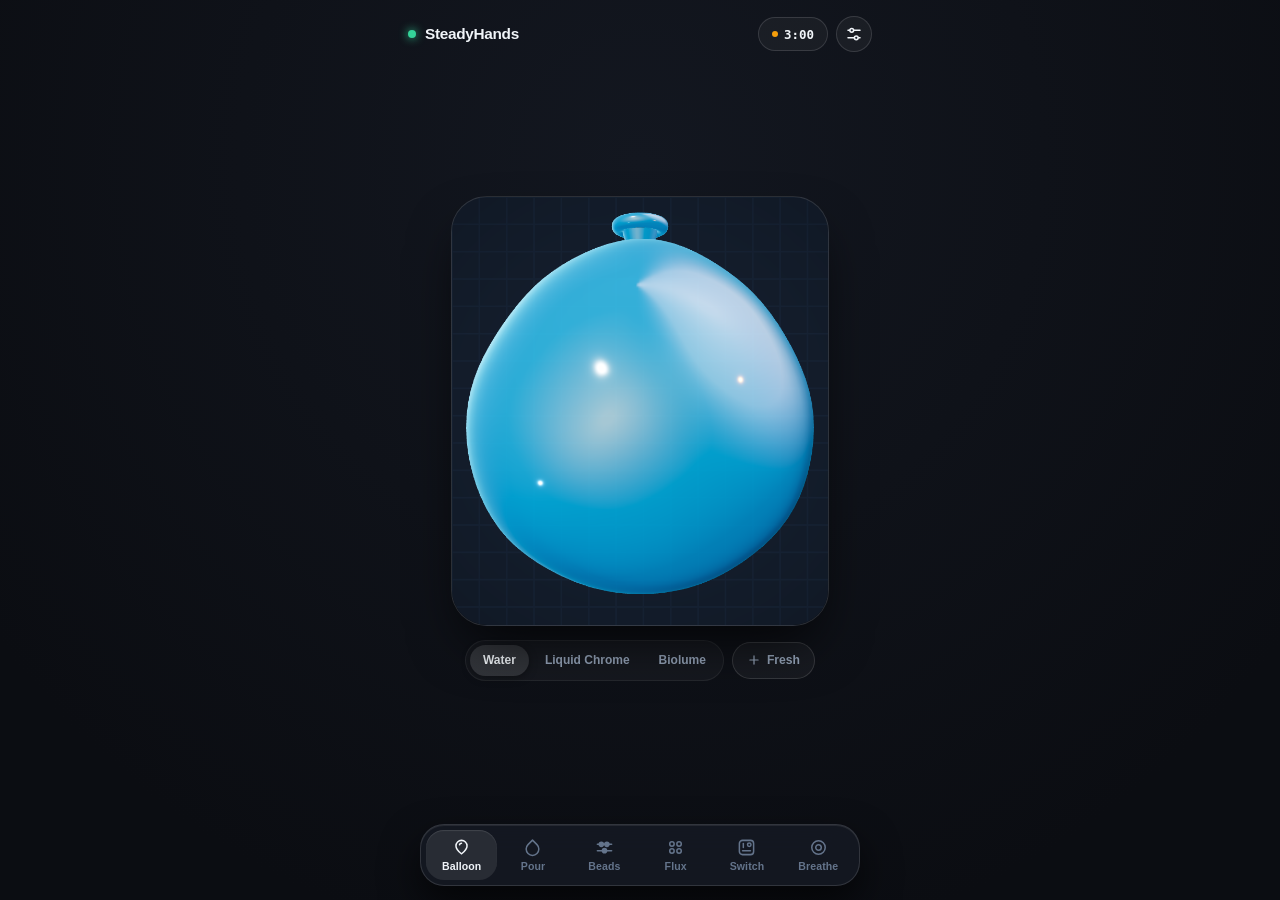
<file: index.html>
<!doctype html>
<html lang="en">
<head>
  <meta charset="utf-8">
  <meta name="viewport" content="width=device-width, initial-scale=1, maximum-scale=1, user-scalable=no, viewport-fit=cover">
  <meta name="theme-color" content="#0d1015">
  <meta name="apple-mobile-web-app-capable" content="yes">
  <meta name="apple-mobile-web-app-status-bar-style" content="black-translucent">
  <meta name="description" content="SteadyHands — Next-generation tactile physics, sensory regulation, 3-minute craving relief, and focus studio.">
  <title>SteadyHands</title>
  <link rel="manifest" href="./manifest.json">
  <link rel="icon" type="image/png" sizes="192x192" href="./icons/icon-192.png">
  <link rel="apple-touch-icon" href="./icons/icon-192.png">
  <link rel="stylesheet" href="./styles.css?v=6">
</head>
<body data-theme="obsidian">
  <!-- Subtle Service Worker Update Toast (hidden unless an update is waiting) -->
  <div id="updateBanner" class="update-toast" hidden role="status" aria-live="polite">
    <span>Update ready</span>
    <button id="reloadSwBtn" class="toast-btn" type="button">Refresh</button>
  </div>

  <div class="app-shell">
    <!-- ULTRA-CLEAN SINGLE-ROW TOP BAR -->
    <header class="topbar">
      <div class="brand">
        <span class="brand-led" id="brandLed" aria-hidden="true"></span>
        <span class="brand-title">SteadyHands</span>
        <span class="ambient-dot-label" id="ambientBadge" hidden>Brown</span>
      </div>

      <div class="topbar-actions">
        <!-- 1. Quiet 3:00 Craving Surf Pill (progress fills inside the pill itself) -->
        <button id="urgeTimerBtn" class="craving-pill" type="button" aria-pressed="false" title="3-Minute Craving Timer">
          <span class="craving-pill-fill" id="urgeProgressFill"></span>
          <span class="craving-pill-content">
            <span class="craving-dot" aria-hidden="true"></span>
            <span id="urgeTimerText">3:00</span>
          </span>
        </button>

        <!-- 2. Clean Install Pill (hidden when already installed) -->
        <button id="installTopBtn" class="install-pill" type="button" hidden title="Install App">
          <svg width="13" height="13" viewBox="0 0 24 24" fill="none" stroke="currentColor" stroke-width="2.3" stroke-linecap="round" stroke-linejoin="round" aria-hidden="true">
            <path d="M12 3v12"/><path d="m7 10 5 5 5-5"/><path d="M5 21h14"/>
          </svg>
          <span>Install</span>
        </button>

        <!-- 3. Single Studio Settings / Sound Drawer Trigger -->
        <button id="drawerBtn" class="icon-circle-btn" type="button" aria-label="Studio Settings & Sound" title="Settings & Sound">
          <svg width="18" height="18" viewBox="0 0 24 24" fill="none" stroke="currentColor" stroke-width="2" stroke-linecap="round" stroke-linejoin="round" aria-hidden="true">
            <line x1="4" y1="7" x2="20" y2="7"/>
            <line x1="4" y1="17" x2="20" y2="17"/>
            <circle cx="9" cy="7" r="2.5" fill="var(--bg-elevated)"/>
            <circle cx="15" cy="17" r="2.5" fill="var(--bg-elevated)"/>
          </svg>
        </button>
      </div>
    </header>

    <!-- CENTER NEXT-GEN PHYSICS STAGE -->
    <main class="stage-viewport">
      <!-- 1. BALLOON: Pressurized Soft-Body Membrane & Material Alchemy -->
      <section id="panel-balloon" class="toy-stage active" role="tabpanel" aria-label="Pressurized Soft-Body Balloon">
        <div class="hardware-center stage-stack">
          <div class="chamber-frame">
            <canvas id="balloonCanvas" width="720" height="820"></canvas>
          </div>

          <div class="stage-bottom-bar">
            <div class="minimal-pill-group" id="balloonModeControl" role="group" aria-label="Balloon Fill Alchemy">
              <button type="button" class="quiet-pill active" data-alchemy="water">Water</button>
              <button type="button" class="quiet-pill" data-alchemy="chrome">Liquid Chrome</button>
              <button type="button" class="quiet-pill" data-alchemy="biolume">Biolume</button>
            </div>
            <button id="inflateBalloonBtn" class="quiet-icon-pill" type="button" title="Inflate Fresh Balloon">
              <svg width="14" height="14" viewBox="0 0 24 24" fill="none" stroke="currentColor" stroke-width="2.1" stroke-linecap="round" stroke-linejoin="round" aria-hidden="true">
                <path d="M12 5v14"/><path d="M5 12h14"/>
              </svg>
              <span>Fresh</span>
            </button>
          </div>
        </div>
      </section>

      <!-- 2. POUR: Real-Time SPH / Metaball Fluid Pouring & Vessel Cascade -->
      <section id="panel-pour" class="toy-stage" role="tabpanel" aria-label="Fluid Pouring Sandbox" hidden>
        <div class="hardware-center stage-stack">
          <div class="chamber-frame">
            <canvas id="pourCanvas" width="720" height="820"></canvas>
          </div>

          <div class="stage-bottom-bar">
            <div class="minimal-pill-group" role="group" aria-label="Liquid Mode">
              <button type="button" class="quiet-pill active" data-pour="water">Spring</button>
              <button type="button" class="quiet-pill" data-pour="elixir">Elixir Mix</button>
              <button type="button" class="quiet-pill" data-pour="zerog">Zero-G</button>
            </div>
            <button id="drainFluidBtn" class="quiet-icon-pill" type="button" title="Open Vortex Drain">
              <svg width="14" height="14" viewBox="0 0 24 24" fill="none" stroke="currentColor" stroke-width="2.1" stroke-linecap="round" stroke-linejoin="round" aria-hidden="true">
                <path d="M12 4v12"/><path d="m8 12 4 4 4-4"/><path d="M5 20h14"/>
              </svg>
              <span>Drain</span>
            </button>
          </div>
        </div>
      </section>

      <!-- 3. BEADS: Kinetic Abacus, Squishy Gel-Bead Pit & Magnetic Orbit Loom -->
      <section id="panel-beads" class="toy-stage" role="tabpanel" aria-label="Kinetic Beads Physics" hidden>
        <div class="hardware-center stage-stack">
          <div class="chamber-frame">
            <canvas id="beadsCanvas" width="720" height="820"></canvas>
          </div>

          <div class="stage-bottom-bar">
            <div class="minimal-pill-group" id="beadsModeControl" role="group" aria-label="Bead Physics Mode">
              <button type="button" class="quiet-pill active" data-beads="track">Abacus</button>
              <button type="button" class="quiet-pill" data-beads="gel">Gel Pit</button>
              <button type="button" class="quiet-pill" data-beads="orbit">Orbit Loom</button>
            </div>
            <button id="shuffleBeadsBtn" class="quiet-icon-pill" type="button" title="Impulse Wave / Refill">
              <svg width="14" height="14" viewBox="0 0 24 24" fill="none" stroke="currentColor" stroke-width="2.1" stroke-linecap="round" stroke-linejoin="round" aria-hidden="true">
                <polyline points="16 3 21 3 21 8"/><line x1="4" y1="20" x2="21" y2="3"/>
                <polyline points="21 16 21 21 16 21"/><line x1="15" y1="15" x2="21" y2="21"/>
              </svg>
              <span>Pulse</span>
            </button>
          </div>
        </div>
      </section>

      <!-- 4. FLUX: Living Magnetic Ferrofluid & 3D Elastic Pop Membrane -->
      <section id="panel-flux" class="toy-stage" role="tabpanel" aria-label="Ferrofluid & 3D Pop Membrane" hidden>
        <div class="hardware-center stage-stack">
          <div id="fluxFrame" class="chamber-frame square-chamber">
            <canvas id="fluxCanvas" width="720" height="720"></canvas>
          </div>

          <div class="stage-bottom-bar">
            <div class="minimal-pill-group" role="group" aria-label="Flux Mode">
              <button type="button" class="quiet-pill active" data-flux="ferro">Ferrofluid</button>
              <button type="button" class="quiet-pill" data-flux="pop3d">3D Pop Tray</button>
            </div>
            <button id="flipFluxBtn" class="quiet-icon-pill" type="button" title="Pulse or Flip">
              <svg width="14" height="14" viewBox="0 0 24 24" fill="none" stroke="currentColor" stroke-width="2.1" stroke-linecap="round" stroke-linejoin="round" aria-hidden="true">
                <path d="M3 12a9 9 0 1 0 9-9 9.75 9.75 0 0 0-6.74 2.74L3 8"/><path d="M3 3v5h5"/>
              </svg>
              <span>Flip</span>
            </button>
          </div>
        </div>
      </section>

      <!-- 5. SWITCH: Precision Mechatronic Pocket Deck (Continuous Physics) -->
      <section id="panel-cube" class="toy-stage" role="tabpanel" aria-label="Mechatronic Switch Deck" hidden>
        <div class="hardware-center">
          <div class="cnc-pocket-module">
            <span class="cnc-screw tl" aria-hidden="true"></span>
            <span class="cnc-screw tr" aria-hidden="true"></span>
            <span class="cnc-screw bl" aria-hidden="true"></span>
            <span class="cnc-screw br" aria-hidden="true"></span>

            <!-- Top Row: Magnetic Haptic Track Slider + Inertia Flywheel Rotary Dial -->
            <div class="cnc-top-row">
              <div class="cnc-well slider-well">
                <canvas id="sliderCanvas" width="260" height="300" aria-label="Magnetic Haptic Track Slider"></canvas>
              </div>

              <div class="cnc-well dial-well">
                <div id="dialWheel" class="knurled-dial-mount" role="slider" aria-label="Inertia Flywheel Rotary Encoder" aria-valuemin="0" aria-valuemax="360" aria-valuenow="0" tabindex="0">
                  <canvas id="dialCanvas" width="280" height="280"></canvas>
                </div>
              </div>
            </div>

            <!-- Middle Row: 4 Sculpted Spring-Mass Mechanical Keycaps -->
            <div class="cnc-well keycap-bay" id="keyGrid" role="group" aria-label="Mechanical Switch Array">
              <button type="button" class="sculpted-key key-thock" data-profile="thock" data-idx="0" aria-label="Creamy Key">
                <span class="key-top"><span class="key-dish"><span class="key-symbol">●</span></span></span>
              </button>
              <button type="button" class="sculpted-key key-accent" data-profile="blue" data-idx="1" aria-label="Clicky Key">
                <span class="key-top"><span class="key-dish"><span class="key-symbol">▲</span></span></span>
              </button>
              <button type="button" class="sculpted-key key-tactile" data-profile="brown" data-idx="2" aria-label="Tactile Key">
                <span class="key-top"><span class="key-dish"><span class="key-symbol">■</span></span></span>
              </button>
              <button type="button" class="sculpted-key key-silent" data-profile="red" data-idx="3" aria-label="Silent Key">
                <span class="key-top"><span class="key-dish"><span class="key-symbol">◆</span></span></span>
              </button>
            </div>

            <!-- Bottom Row: Carved Obsidian Gravity Dish + Rolling Chrome Sphere -->
            <div id="worryStonePad" class="cnc-well worry-cavity" role="button" tabindex="0" aria-label="Obsidian Gravity Dish & Chrome Sphere">
              <canvas id="orbitDishCanvas" width="600" height="210"></canvas>
            </div>
          </div>
        </div>
      </section>

      <!-- 6. BREATHE: 3D Refractive Glass & Gravitational Particle Core -->
      <section id="panel-breathe" class="toy-stage" role="tabpanel" aria-label="Gravitational Breath Core" hidden>
        <div class="hardware-center stage-stack">
          <div id="breatheOrbTrigger" class="breathe-canvas-wrap" role="button" tabindex="0" aria-label="3D Refractive Breathing Vessel — Tap or Hold">
            <canvas id="breatheCanvas" width="720" height="720"></canvas>
          </div>

          <div class="stage-bottom-bar">
            <div class="minimal-pill-group" role="group" aria-label="Breathing Rhythm">
              <button type="button" class="quiet-pill active" data-pattern="deepdraw">Deep Draw 4·2·6</button>
              <button type="button" class="quiet-pill" data-pattern="box">Box 4·4·4·4</button>
              <button type="button" class="quiet-pill" data-pattern="calm478">Calm 4·7·8</button>
            </div>
          </div>
        </div>
      </section>
    </main>

    <!-- FLOATING MATTE HARDWARE BOTTOM DOCK (6 Next-Gen Physics Instruments) -->
    <nav class="bottom-dock-wrap" aria-label="Fidget Instruments">
      <div class="bottom-dock" role="tablist">
        <button type="button" class="dock-tab active" role="tab" aria-selected="true" data-tab="balloon">
          <svg width="19" height="19" viewBox="0 0 24 24" fill="none" stroke="currentColor" stroke-width="1.9" stroke-linecap="round" stroke-linejoin="round" aria-hidden="true">
            <path d="M12 3a7 7 0 0 0-7 7c0 4.5 4.5 8 7 10 2.5-2 7-5.5 7-10a7 7 0 0 0-7-7Z"/>
            <path d="M9.5 8.5a2.5 2.5 0 0 1 2.5-2"/>
          </svg>
          <span>Balloon</span>
        </button>

        <button type="button" class="dock-tab" role="tab" aria-selected="false" data-tab="pour">
          <svg width="19" height="19" viewBox="0 0 24 24" fill="none" stroke="currentColor" stroke-width="1.9" stroke-linecap="round" stroke-linejoin="round" aria-hidden="true">
            <path d="M12 2.69l5.66 5.66a8 8 0 1 1-11.31 0z"/>
          </svg>
          <span>Pour</span>
        </button>

        <button type="button" class="dock-tab" role="tab" aria-selected="false" data-tab="beads">
          <svg width="19" height="19" viewBox="0 0 24 24" fill="none" stroke="currentColor" stroke-width="1.9" stroke-linecap="round" stroke-linejoin="round" aria-hidden="true">
            <line x1="3" y1="8" x2="21" y2="8"/>
            <line x1="3" y1="16" x2="21" y2="16"/>
            <circle cx="8" cy="8" r="2.6" fill="currentColor"/>
            <circle cx="15" cy="8" r="2.6" fill="currentColor"/>
            <circle cx="12" cy="16" r="2.6" fill="currentColor"/>
          </svg>
          <span>Beads</span>
        </button>

        <button type="button" class="dock-tab" role="tab" aria-selected="false" data-tab="flux">
          <svg width="19" height="19" viewBox="0 0 24 24" fill="none" stroke="currentColor" stroke-width="1.9" stroke-linecap="round" stroke-linejoin="round" aria-hidden="true">
            <circle cx="7.5" cy="7.5" r="2.8"/><circle cx="16.5" cy="7.5" r="2.8"/>
            <circle cx="7.5" cy="16.5" r="2.8"/><circle cx="16.5" cy="16.5" r="2.8"/>
          </svg>
          <span>Flux</span>
        </button>

        <button type="button" class="dock-tab" role="tab" aria-selected="false" data-tab="cube">
          <svg width="19" height="19" viewBox="0 0 24 24" fill="none" stroke="currentColor" stroke-width="1.9" stroke-linecap="round" stroke-linejoin="round" aria-hidden="true">
            <rect x="3" y="3" width="18" height="18" rx="4"/>
            <circle cx="15.5" cy="8.5" r="2.2"/>
            <path d="M8 7v5"/><path d="M7 16h10"/>
          </svg>
          <span>Switch</span>
        </button>

        <button type="button" class="dock-tab" role="tab" aria-selected="false" data-tab="breathe">
          <svg width="19" height="19" viewBox="0 0 24 24" fill="none" stroke="currentColor" stroke-width="1.9" stroke-linecap="round" stroke-linejoin="round" aria-hidden="true">
            <circle cx="12" cy="12" r="8.5"/>
            <circle cx="12" cy="12" r="3.5"/>
          </svg>
          <span>Breathe</span>
        </button>
      </div>
    </nav>
  </div>

  <!-- SLIDE-UP STUDIO SETTINGS & SENSORY SHEET -->
  <div id="settingsSheet" class="sheet-backdrop" hidden role="dialog" aria-modal="true" aria-labelledby="sheetTitle">
    <div class="sheet-card">
      <div class="sheet-handle" aria-hidden="true"></div>
      <div class="sheet-header">
        <h2 id="sheetTitle">Studio &amp; Sensory Controls</h2>
        <button id="closeSheetBtn" class="icon-circle-btn sm" type="button" aria-label="Close Settings">✕</button>
      </div>

      <div class="sheet-body">
        <!-- Sensory & Audio Toggles -->
        <div class="sheet-section">
          <span class="sheet-label">Sensory Regulation</span>
          <div class="toggle-grid">
            <button id="lowStimBtn" type="button" class="sheet-toggle-btn" aria-pressed="false">
              <span class="toggle-title">Low-Stim Calm</span>
              <span class="toggle-sub">820Hz warm filter &amp; softer motion</span>
            </button>
            <button id="pitchModeBtn" type="button" class="sheet-toggle-btn" aria-pressed="false">
              <span class="toggle-title">Uniform Pitch</span>
              <span class="toggle-sub">Predictable tone on every action</span>
            </button>
            <button id="soundToggleBtn" type="button" class="sheet-toggle-btn active" aria-pressed="true">
              <span class="toggle-title">Tactile Audio</span>
              <span class="toggle-sub" id="soundStatusText">On (Synthesized)</span>
            </button>
            <button id="hapticToggleBtn" type="button" class="sheet-toggle-btn active" aria-pressed="true">
              <span class="toggle-title">Haptic Pulse</span>
              <span class="toggle-sub" id="hapticStatusText">On (Device vibrate)</span>
            </button>
          </div>
        </div>

        <!-- Ambient Focus Noise -->
        <div class="sheet-section">
          <span class="sheet-label">Offline Focus Soundscape</span>
          <div class="segmented-row" id="ambientGroup" role="group" aria-label="Ambient Sound">
            <button type="button" class="seg-choice active" data-ambient="off">Off</button>
            <button type="button" class="seg-choice" data-ambient="brown">Brown Noise</button>
            <button type="button" class="seg-choice" data-ambient="rain">Soft Rain</button>
            <button type="button" class="seg-choice" data-ambient="hum40">40Hz Hum</button>
          </div>
        </div>

        <!-- Focus Session Timer -->
        <div class="sheet-section">
          <div class="sheet-label-row">
            <span class="sheet-label">Focus Timer</span>
            <span id="focusRemainingText" class="sheet-value">Off</span>
          </div>
          <div class="segmented-row" id="focusGroup" role="group" aria-label="Focus Timer">
            <button type="button" class="seg-choice active" data-focus="0">Off</button>
            <button type="button" class="seg-choice" data-focus="300">5 min</button>
            <button type="button" class="seg-choice" data-focus="900">15 min</button>
            <button type="button" class="seg-choice" data-focus="1500">25 min</button>
          </div>
        </div>

        <!-- Studio Finish / Palette -->
        <div class="sheet-section">
          <span class="sheet-label">Surface Palette</span>
          <div class="segmented-row" id="themeGroup" role="group" aria-label="Color Theme">
            <button type="button" class="seg-choice active" data-theme-choice="obsidian">Obsidian</button>
            <button type="button" class="seg-choice" data-theme-choice="sage">Sage</button>
            <button type="button" class="seg-choice" data-theme-choice="sand">Warm Sand</button>
            <button type="button" class="seg-choice" data-theme-choice="ocean">Deep Ocean</button>
          </div>
        </div>

        <!-- Discrete On-Device Milestones & Privacy / Wellness Disclaimer -->
        <div class="sheet-footer">
          <div class="milestone-strip">
            <span>Urges surfed: <strong id="urgesSurfedCount">0</strong></span>
            <span>·</span>
            <span>Tactile actions: <strong id="totalInteractionsCount">0</strong></span>
            <button id="logUrgeSurfedBtn" type="button" class="micro-link-btn">+1 Urge</button>
          </div>

          <div class="wellness-box">
            <p><strong>Wellness &amp; Privacy Notice:</strong> SteadyHands is a non-medical sensory regulation, craving distraction, and focus companion. It does not provide medical advice or clinical treatment, and collects <strong>zero personal data</strong> (100% offline on-device storage).</p>
            <div class="wellness-links">
              <a href="./privacy.html" target="_blank" rel="noopener">Full Privacy Policy &amp; Wellness Disclaimer ↗</a>
              <button id="resetDataBtn" type="button" class="micro-link-btn danger">Reset Local Stats</button>
            </div>
          </div>
        </div>
      </div>
    </div>
  </div>

  <script type="module" src="./app.js?v=6"></script>
</body>
</html>
</file>
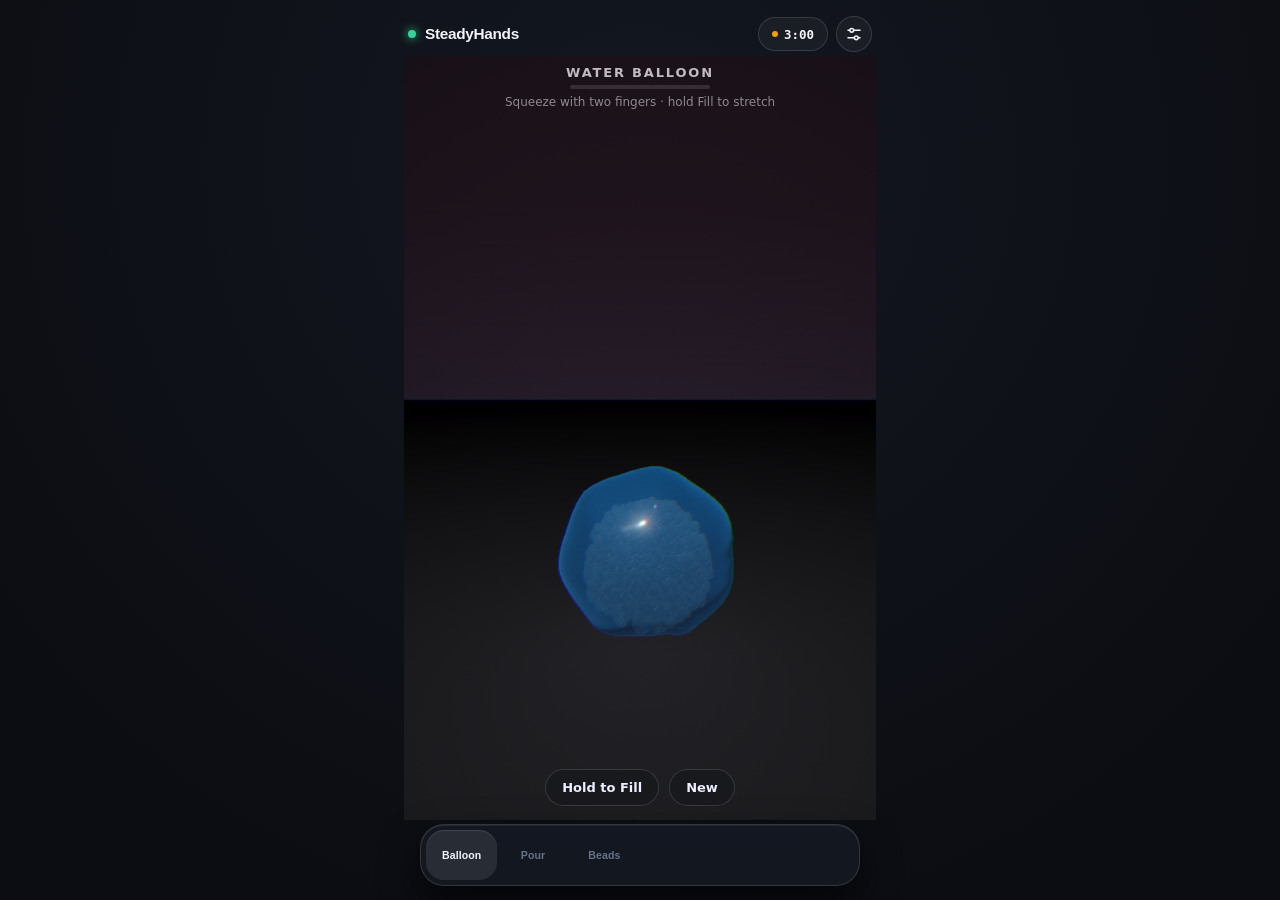
<file: v2/index.html>
<!doctype html>
<html lang="en">
<head>
  <meta charset="utf-8">
  <meta name="viewport" content="width=device-width, initial-scale=1, maximum-scale=1, user-scalable=no, viewport-fit=cover">
  <meta name="theme-color" content="#0d1015">
  <meta name="apple-mobile-web-app-capable" content="yes">
  <meta name="apple-mobile-web-app-status-bar-style" content="black-translucent">
  <meta name="description" content="SteadyHands — Next-generation tactile physics, sensory regulation, 3-minute craving relief, and focus studio.">
  <title>SteadyHands v2 Preview</title>
  <link rel="manifest" href="../manifest.json">
  <link rel="icon" type="image/png" sizes="192x192" href="../icons/icon-192.png">
  <link rel="apple-touch-icon" href="../icons/icon-192.png">
  <link rel="stylesheet" href="./styles.css">
  <link rel="stylesheet" href="./v2.css">
</head>
<body data-theme="obsidian">
  <!-- Subtle Service Worker Update Toast (hidden unless an update is waiting) -->
  <div id="updateBanner" class="update-toast" hidden role="status" aria-live="polite">
    <span>Update ready</span>
    <button id="reloadSwBtn" class="toast-btn" type="button">Refresh</button>
  </div>

  <div class="app-shell">
    <!-- ULTRA-CLEAN SINGLE-ROW TOP BAR -->
    <header class="topbar">
      <div class="brand">
        <span class="brand-led" id="brandLed" aria-hidden="true"></span>
        <span class="brand-title">SteadyHands</span>
        <span class="ambient-dot-label" id="ambientBadge" hidden>Brown</span>
      </div>

      <div class="topbar-actions">
        <!-- 1. Quiet 3:00 Craving Surf Pill (progress fills inside the pill itself) -->
        <button id="urgeTimerBtn" class="craving-pill" type="button" aria-pressed="false" title="3-Minute Craving Timer">
          <span class="craving-pill-fill" id="urgeProgressFill"></span>
          <span class="craving-pill-content">
            <span class="craving-dot" aria-hidden="true"></span>
            <span id="urgeTimerText">3:00</span>
          </span>
        </button>

        <!-- 2. Clean Install Pill (hidden when already installed) -->
        <button id="installTopBtn" class="install-pill" type="button" hidden title="Install App">
          <svg width="13" height="13" viewBox="0 0 24 24" fill="none" stroke="currentColor" stroke-width="2.3" stroke-linecap="round" stroke-linejoin="round" aria-hidden="true">
            <path d="M12 3v12"/><path d="m7 10 5 5 5-5"/><path d="M5 21h14"/>
          </svg>
          <span>Install</span>
        </button>

        <!-- 3. Single Studio Settings / Sound Drawer Trigger -->
        <button id="drawerBtn" class="icon-circle-btn" type="button" aria-label="Studio Settings & Sound" title="Settings & Sound">
          <svg width="18" height="18" viewBox="0 0 24 24" fill="none" stroke="currentColor" stroke-width="2" stroke-linecap="round" stroke-linejoin="round" aria-hidden="true">
            <line x1="4" y1="7" x2="20" y2="7"/>
            <line x1="4" y1="17" x2="20" y2="17"/>
            <circle cx="9" cy="7" r="2.5" fill="var(--bg-elevated)"/>
            <circle cx="15" cy="17" r="2.5" fill="var(--bg-elevated)"/>
          </svg>
        </button>
      </div>
    </header>

    <!-- CENTER NEXT-GEN PHYSICS STAGE -->
    <main class="stage-viewport v2-stage">
      <canvas id="stage3d" touch-action="none"></canvas>
      <div class="v2-hud">
        <div id="hudTitle" class="v2-hud-title"></div>
        <div id="hudMeter" class="v2-meter"><span id="hudMeterFill"></span></div>
        <div id="hudSub" class="v2-hud-sub"></div>
      </div>
      <div class="v2-actions" id="v2Actions"></div>
      <div id="v2Loading" class="v2-loading">Loading physics…</div>
    </main>

    <!-- FLOATING MATTE HARDWARE BOTTOM DOCK (6 Next-Gen Physics Instruments) -->
    <nav class="bottom-dock-wrap" aria-label="Toys"><div class="bottom-dock" role="tablist"><button type="button" class="dock-tab active" role="tab" aria-selected="1" data-tab="balloon"><span>Balloon</span></button><button type="button" class="dock-tab" role="tab" aria-selected="0" data-tab="pour"><span>Pour</span></button><button type="button" class="dock-tab" role="tab" aria-selected="0" data-tab="beads"><span>Beads</span></button></div></nav>
  </div>

  <!-- SLIDE-UP STUDIO SETTINGS & SENSORY SHEET -->
  <div id="settingsSheet" class="sheet-backdrop" hidden role="dialog" aria-modal="true" aria-labelledby="sheetTitle">
    <div class="sheet-card">
      <div class="sheet-handle" aria-hidden="true"></div>
      <div class="sheet-header">
        <h2 id="sheetTitle">Studio &amp; Sensory Controls</h2>
        <button id="closeSheetBtn" class="icon-circle-btn sm" type="button" aria-label="Close Settings">✕</button>
      </div>

      <div class="sheet-body">
        <!-- Sensory & Audio Toggles -->
        <div class="sheet-section">
          <span class="sheet-label">Sensory Regulation</span>
          <div class="toggle-grid">
            <button id="lowStimBtn" type="button" class="sheet-toggle-btn" aria-pressed="false">
              <span class="toggle-title">Low-Stim Calm</span>
              <span class="toggle-sub">820Hz warm filter &amp; softer motion</span>
            </button>
            <button id="pitchModeBtn" type="button" class="sheet-toggle-btn" aria-pressed="false">
              <span class="toggle-title">Uniform Pitch</span>
              <span class="toggle-sub">Predictable tone on every action</span>
            </button>
            <button id="soundToggleBtn" type="button" class="sheet-toggle-btn active" aria-pressed="true">
              <span class="toggle-title">Tactile Audio</span>
              <span class="toggle-sub" id="soundStatusText">On (Synthesized)</span>
            </button>
            <button id="hapticToggleBtn" type="button" class="sheet-toggle-btn active" aria-pressed="true">
              <span class="toggle-title">Haptic Pulse</span>
              <span class="toggle-sub" id="hapticStatusText">On (Device vibrate)</span>
            </button>
          </div>
        </div>

        <!-- Ambient Focus Noise -->
        <div class="sheet-section">
          <span class="sheet-label">Offline Focus Soundscape</span>
          <div class="segmented-row" id="ambientGroup" role="group" aria-label="Ambient Sound">
            <button type="button" class="seg-choice active" data-ambient="off">Off</button>
            <button type="button" class="seg-choice" data-ambient="brown">Brown Noise</button>
            <button type="button" class="seg-choice" data-ambient="rain">Soft Rain</button>
            <button type="button" class="seg-choice" data-ambient="hum40">40Hz Hum</button>
          </div>
        </div>

        <!-- Focus Session Timer -->
        <div class="sheet-section">
          <div class="sheet-label-row">
            <span class="sheet-label">Focus Timer</span>
            <span id="focusRemainingText" class="sheet-value">Off</span>
          </div>
          <div class="segmented-row" id="focusGroup" role="group" aria-label="Focus Timer">
            <button type="button" class="seg-choice active" data-focus="0">Off</button>
            <button type="button" class="seg-choice" data-focus="300">5 min</button>
            <button type="button" class="seg-choice" data-focus="900">15 min</button>
            <button type="button" class="seg-choice" data-focus="1500">25 min</button>
          </div>
        </div>

        <!-- Studio Finish / Palette -->
        <div class="sheet-section">
          <span class="sheet-label">Surface Palette</span>
          <div class="segmented-row" id="themeGroup" role="group" aria-label="Color Theme">
            <button type="button" class="seg-choice active" data-theme-choice="obsidian">Obsidian</button>
            <button type="button" class="seg-choice" data-theme-choice="sage">Sage</button>
            <button type="button" class="seg-choice" data-theme-choice="sand">Warm Sand</button>
            <button type="button" class="seg-choice" data-theme-choice="ocean">Deep Ocean</button>
          </div>
        </div>

        <!-- Discrete On-Device Milestones & Privacy / Wellness Disclaimer -->
        <div class="sheet-footer">
          <div class="milestone-strip">
            <span>Urges surfed: <strong id="urgesSurfedCount">0</strong></span>
            <span>·</span>
            <span>Tactile actions: <strong id="totalInteractionsCount">0</strong></span>
            <button id="logUrgeSurfedBtn" type="button" class="micro-link-btn">+1 Urge</button>
          </div>

          <div class="wellness-box">
            <p><strong>Wellness &amp; Privacy Notice:</strong> SteadyHands is a non-medical sensory regulation, craving distraction, and focus companion. It does not provide medical advice or clinical treatment, and collects <strong>zero personal data</strong> (100% offline on-device storage).</p>
            <div class="wellness-links">
              <a href="../privacy.html" target="_blank" rel="noopener">Full Privacy Policy &amp; Wellness Disclaimer ↗</a>
              <button id="resetDataBtn" type="button" class="micro-link-btn danger">Reset Local Stats</button>
            </div>
          </div>
        </div>
      </div>
    </div>
  </div>

  <script src="./vendor/babylon.js"></script>
  <script src="./vendor/HavokPhysics_umd.js"></script>
  <script src="./vendor/Box2D.js"></script>
  <script type="module" src="./js/main.js"></script>
</body>
</html>
</file>
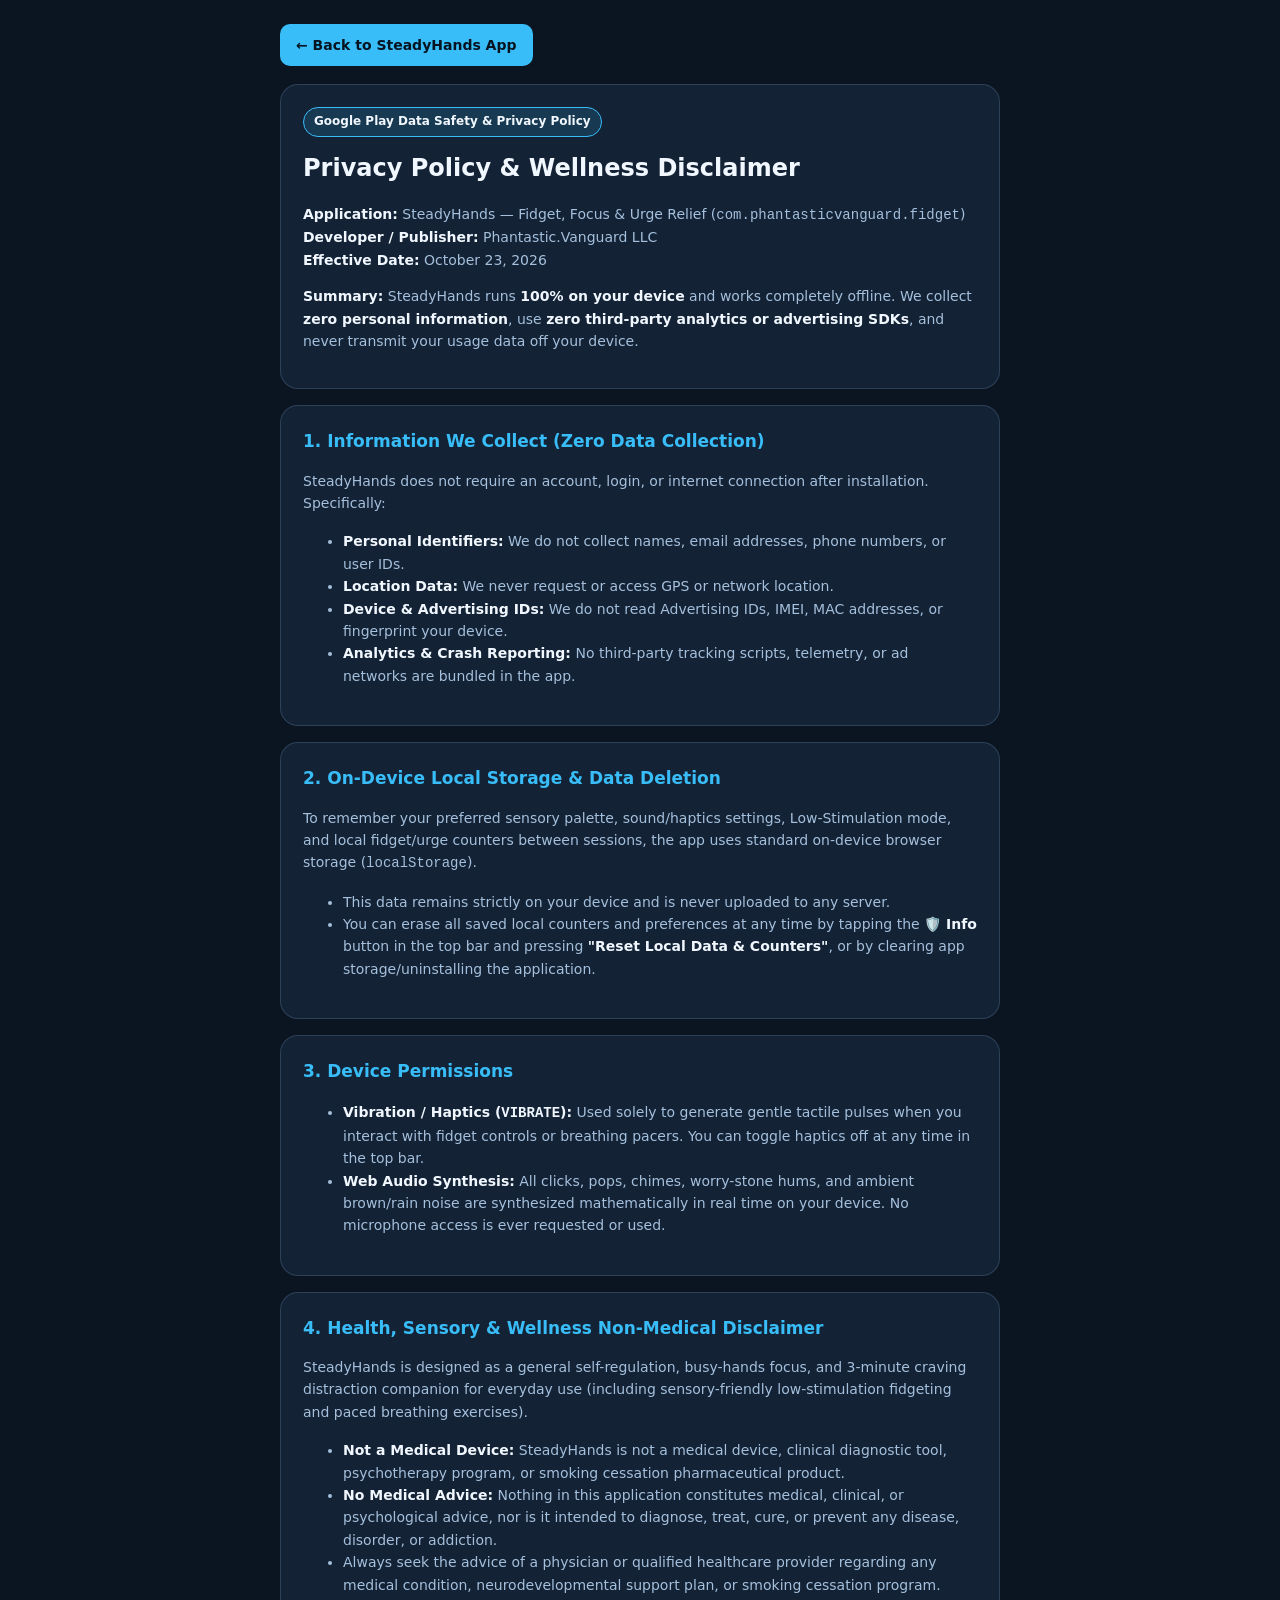
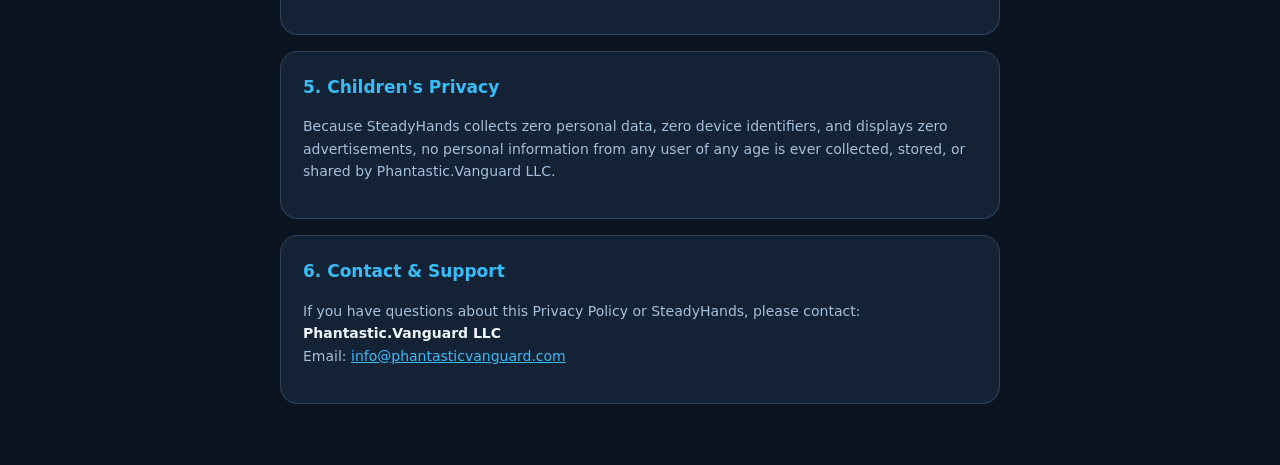
<file: privacy.html>
<!doctype html>
<html lang="en">
<head>
  <meta charset="utf-8">
  <meta name="viewport" content="width=device-width, initial-scale=1, viewport-fit=cover">
  <meta name="theme-color" content="#0b1522">
  <link rel="icon" type="image/png" sizes="192x192" href="./icons/icon-192.png">
  <title>Privacy Policy &amp; Wellness Disclaimer — SteadyHands Fidget</title>
  <style>
    :root {
      --bg: #0b1522;
      --card: #132235;
      --border: rgba(148, 189, 235, 0.2);
      --text: #f1f7fe;
      --muted: #a5c0dc;
      --accent: #38bdf8;
    }
    * { box-sizing: border-box; }
    body {
      margin: 0;
      padding: 24px 16px 48px;
      background: var(--bg);
      color: var(--text);
      font-family: system-ui, -apple-system, BlinkMacSystemFont, "Segoe UI", Roboto, sans-serif;
      line-height: 1.6;
    }
    .container {
      max-width: 720px;
      margin: 0 auto;
    }
    .card {
      background: var(--card);
      border: 1px solid var(--border);
      border-radius: 18px;
      padding: 22px;
      margin-bottom: 16px;
    }
    h1 { margin-top: 0; font-size: 24px; }
    h2 { margin-top: 0; font-size: 17px; color: var(--accent); }
    p, li { color: var(--muted); font-size: 14px; }
    strong { color: var(--text); }
    a { color: var(--accent); }
    .badge {
      display: inline-block;
      padding: 4px 10px;
      border-radius: 999px;
      background: rgba(56, 189, 248, 0.15);
      border: 1px solid var(--accent);
      color: var(--text);
      font-size: 12px;
      font-weight: 700;
      margin-bottom: 12px;
    }
    .back-btn {
      display: inline-flex;
      align-items: center;
      gap: 6px;
      padding: 10px 16px;
      border-radius: 10px;
      background: var(--accent);
      color: #061320;
      font-weight: 700;
      text-decoration: none;
      font-size: 14px;
      margin-bottom: 18px;
    }
  </style>
</head>
<body>
  <div class="container">
    <a class="back-btn" href="./index.html">← Back to SteadyHands App</a>

    <div class="card">
      <span class="badge">Google Play Data Safety &amp; Privacy Policy</span>
      <h1>Privacy Policy &amp; Wellness Disclaimer</h1>
      <p>
        <strong>Application:</strong> SteadyHands — Fidget, Focus &amp; Urge Relief (<code>com.phantasticvanguard.fidget</code>)<br>
        <strong>Developer / Publisher:</strong> Phantastic.Vanguard LLC<br>
        <strong>Effective Date:</strong> October 23, 2026
      </p>
      <p>
        <strong>Summary:</strong> SteadyHands runs <strong>100% on your device</strong> and works completely offline. We collect <strong>zero personal information</strong>, use <strong>zero third-party analytics or advertising SDKs</strong>, and never transmit your usage data off your device.
      </p>
    </div>

    <div class="card">
      <h2>1. Information We Collect (Zero Data Collection)</h2>
      <p>SteadyHands does not require an account, login, or internet connection after installation. Specifically:</p>
      <ul>
        <li><strong>Personal Identifiers:</strong> We do not collect names, email addresses, phone numbers, or user IDs.</li>
        <li><strong>Location Data:</strong> We never request or access GPS or network location.</li>
        <li><strong>Device &amp; Advertising IDs:</strong> We do not read Advertising IDs, IMEI, MAC addresses, or fingerprint your device.</li>
        <li><strong>Analytics &amp; Crash Reporting:</strong> No third-party tracking scripts, telemetry, or ad networks are bundled in the app.</li>
      </ul>
    </div>

    <div class="card">
      <h2>2. On-Device Local Storage &amp; Data Deletion</h2>
      <p>
        To remember your preferred sensory palette, sound/haptics settings, Low-Stimulation mode, and local fidget/urge counters between sessions, the app uses standard on-device browser storage (<code>localStorage</code>).
      </p>
      <ul>
        <li>This data remains strictly on your device and is never uploaded to any server.</li>
        <li>You can erase all saved local counters and preferences at any time by tapping the <strong>🛡️ Info</strong> button in the top bar and pressing <strong>"Reset Local Data &amp; Counters"</strong>, or by clearing app storage/uninstalling the application.</li>
      </ul>
    </div>

    <div class="card">
      <h2>3. Device Permissions</h2>
      <ul>
        <li><strong>Vibration / Haptics (<code>VIBRATE</code>):</strong> Used solely to generate gentle tactile pulses when you interact with fidget controls or breathing pacers. You can toggle haptics off at any time in the top bar.</li>
        <li><strong>Web Audio Synthesis:</strong> All clicks, pops, chimes, worry-stone hums, and ambient brown/rain noise are synthesized mathematically in real time on your device. No microphone access is ever requested or used.</li>
      </ul>
    </div>

    <div class="card">
      <h2>4. Health, Sensory &amp; Wellness Non-Medical Disclaimer</h2>
      <p>
        SteadyHands is designed as a general self-regulation, busy-hands focus, and 3-minute craving distraction companion for everyday use (including sensory-friendly low-stimulation fidgeting and paced breathing exercises).
      </p>
      <ul>
        <li><strong>Not a Medical Device:</strong> SteadyHands is not a medical device, clinical diagnostic tool, psychotherapy program, or smoking cessation pharmaceutical product.</li>
        <li><strong>No Medical Advice:</strong> Nothing in this application constitutes medical, clinical, or psychological advice, nor is it intended to diagnose, treat, cure, or prevent any disease, disorder, or addiction.</li>
        <li>Always seek the advice of a physician or qualified healthcare provider regarding any medical condition, neurodevelopmental support plan, or smoking cessation program.</li>
      </ul>
    </div>

    <div class="card">
      <h2>5. Children's Privacy</h2>
      <p>
        Because SteadyHands collects zero personal data, zero device identifiers, and displays zero advertisements, no personal information from any user of any age is ever collected, stored, or shared by Phantastic.Vanguard LLC.
      </p>
    </div>

    <div class="card">
      <h2>6. Contact &amp; Support</h2>
      <p>
        If you have questions about this Privacy Policy or SteadyHands, please contact:<br>
        <strong>Phantastic.Vanguard LLC</strong><br>
        Email: <a href="mailto:info@phantasticvanguard.com">info@phantasticvanguard.com</a>
      </p>
    </div>
  </div>
</body>
</html>
</file>
<file: styles.css>
:root {
  --bg-deep: #0b0d12;
  --bg-surface: #131720;
  --bg-elevated: #1b212d;
  --bg-tray: #161b26;
  --border-subtle: rgba(255, 255, 255, 0.065);
  --border-highlight: rgba(255, 255, 255, 0.13);
  --text-main: #f1f5f9;
  --text-muted: #94a3b8;
  --text-dim: #64748b;
  --accent: #38bdf8;
  --accent-warm: #f59e0b;
  --accent-calm: #34d399;
  --shadow-hardware:
    0 26px 54px -14px rgba(0, 0, 0, 0.78),
    inset 0 1.5px 1px rgba(255, 255, 255, 0.11),
    inset 0 -3px 6px rgba(0, 0, 0, 0.65);
  --shadow-well:
    inset 0 4px 10px rgba(0, 0, 0, 0.78),
    inset 0 1px 2px rgba(0, 0, 0, 0.85),
    0 1px 0 rgba(255, 255, 255, 0.06);
  --font-sans: -apple-system, BlinkMacSystemFont, "SF Pro Display", "Inter", "Segoe UI", Roboto, sans-serif;
  --font-mono: "SF Mono", "JetBrains Mono", ui-monospace, monospace;
}

body[data-theme="sage"] {
  --bg-deep: #0c1210;
  --bg-surface: #131c19;
  --bg-elevated: #1b2823;
  --bg-tray: #16211d;
  --accent: #34d399;
}

body[data-theme="sand"] {
  --bg-deep: #13110e;
  --bg-surface: #1c1915;
  --bg-elevated: #27221d;
  --bg-tray: #201c17;
  --accent: #f59e0b;
}

body[data-theme="ocean"] {
  --bg-deep: #080f17;
  --bg-surface: #0f1926;
  --bg-elevated: #172536;
  --bg-tray: #121e2d;
  --accent: #38bdf8;
}

body.low-stim {
  filter: saturate(0.76) contrast(0.94);
}

*, *::before, *::after {
  box-sizing: border-box;
  -webkit-tap-highlight-color: transparent;
  user-select: none;
  -webkit-user-select: none;
}

[hidden],
.update-toast[hidden],
.sheet-backdrop[hidden],
.toy-stage[hidden] {
  display: none !important;
}

html, body {
  margin: 0;
  padding: 0;
  width: 100%;
  height: 100dvh;
  overflow: hidden;
  background: radial-gradient(circle at 50% 18%, var(--bg-surface) 0%, var(--bg-deep) 82%);
  color: var(--text-main);
  font-family: var(--font-sans);
  -webkit-font-smoothing: antialiased;
  touch-action: manipulation;
}

.app-shell {
  display: flex;
  flex-direction: column;
  justify-content: space-between;
  width: 100%;
  max-width: 500px;
  height: 100dvh;
  margin: 0 auto;
  padding:
    max(12px, env(safe-area-inset-top))
    14px
    max(14px, env(safe-area-inset-bottom));
}

/* =========================================================
   1. ULTRA-MINIMAL TOP BAR
   ========================================================= */
.topbar {
  display: flex;
  align-items: center;
  justify-content: space-between;
  height: 44px;
  padding: 0 4px;
  flex-shrink: 0;
}

.brand {
  display: flex;
  align-items: center;
  gap: 9px;
}

.brand-led {
  width: 8px;
  height: 8px;
  border-radius: 50%;
  background: var(--accent-calm);
  box-shadow: 0 0 10px var(--accent-calm);
  transition: background 0.3s ease, box-shadow 0.3s ease;
}

.brand-title {
  font-size: 0.96rem;
  font-weight: 650;
  letter-spacing: -0.02em;
  color: var(--text-main);
}

.ambient-dot-label {
  font-size: 0.68rem;
  font-weight: 600;
  padding: 2px 7px;
  border-radius: 999px;
  background: rgba(56, 189, 248, 0.12);
  color: var(--accent);
  border: 1px solid rgba(56, 189, 248, 0.25);
}

.topbar-actions {
  display: flex;
  align-items: center;
  gap: 8px;
}

/* Quiet 3:00 Craving Pill with internal progress fill */
.craving-pill {
  position: relative;
  overflow: hidden;
  height: 34px;
  padding: 0 13px;
  border-radius: 999px;
  border: 1px solid var(--border-highlight);
  background: rgba(255, 255, 255, 0.04);
  color: var(--text-main);
  font-family: var(--font-mono);
  font-size: 0.78rem;
  font-weight: 600;
  cursor: pointer;
  display: inline-flex;
  align-items: center;
  transition: transform 0.12s ease, border-color 0.2s ease;
}

.craving-pill:active {
  transform: scale(0.96);
}

.craving-pill.running {
  border-color: rgba(245, 158, 11, 0.55);
}

.craving-pill-fill {
  position: absolute;
  inset: 0;
  width: 0%;
  background: linear-gradient(90deg, rgba(245, 158, 11, 0.26), rgba(52, 211, 153, 0.28));
  transition: width 0.25s linear;
  pointer-events: none;
}

.craving-pill-content {
  position: relative;
  z-index: 1;
  display: inline-flex;
  align-items: center;
  gap: 6px;
}

.craving-dot {
  width: 6px;
  height: 6px;
  border-radius: 50%;
  background: var(--accent-warm);
}

.craving-pill.running .craving-dot {
  box-shadow: 0 0 8px var(--accent-warm);
}

.install-pill {
  height: 34px;
  padding: 0 12px;
  border-radius: 999px;
  border: 1px solid rgba(56, 189, 248, 0.35);
  background: rgba(56, 189, 248, 0.12);
  color: var(--accent);
  font-size: 0.76rem;
  font-weight: 600;
  display: inline-flex;
  align-items: center;
  gap: 5px;
  cursor: pointer;
}

.icon-circle-btn {
  width: 36px;
  height: 36px;
  border-radius: 50%;
  border: 1px solid var(--border-highlight);
  background: rgba(255, 255, 255, 0.045);
  color: var(--text-main);
  display: inline-flex;
  align-items: center;
  justify-content: center;
  cursor: pointer;
  transition: transform 0.12s ease, background 0.2s ease;
}

.icon-circle-btn.sm {
  width: 32px;
  height: 32px;
  font-size: 0.85rem;
}

.icon-circle-btn:active {
  transform: scale(0.93);
}

/* =========================================================
   2. CENTER NEXT-GEN PHYSICS STAGE VIEWPORT
   ========================================================= */
.stage-viewport {
  flex: 1;
  display: flex;
  align-items: center;
  justify-content: center;
  min-height: 0;
  width: 100%;
  position: relative;
}

.toy-stage {
  width: 100%;
  height: 100%;
  display: flex;
  align-items: center;
  justify-content: center;
}

.hardware-center {
  width: 100%;
  height: 100%;
  display: flex;
  flex-direction: column;
  align-items: center;
  justify-content: center;
  gap: 14px;
}

.stage-stack {
  justify-content: center;
}

/* Glass / Hardware Physics Chamber Frame */
.chamber-frame {
  width: min(88vw, 378px);
  height: min(63dvh, 430px);
  border-radius: 36px;
  background:
    radial-gradient(circle at 50% 18%, rgba(30, 41, 59, 0.65) 0%, rgba(10, 14, 21, 0.96) 100%);
  border: 1px solid var(--border-highlight);
  box-shadow: var(--shadow-hardware);
  overflow: hidden;
  position: relative;
  display: flex;
  align-items: center;
  justify-content: center;
  touch-action: none;
}

.chamber-frame.square-chamber {
  width: min(86vw, 368px);
  height: min(86vw, 368px);
  border-radius: 40px;
  transition: transform 0.36s cubic-bezier(0.22, 1, 0.36, 1);
}

.chamber-frame.square-chamber.flipping {
  transform: perspective(800px) rotateY(180deg) scale(0.93);
}

.chamber-frame canvas {
  width: 100%;
  height: 100%;
  display: block;
  touch-action: none;
  cursor: pointer;
}

.stage-bottom-bar {
  display: flex;
  align-items: center;
  justify-content: center;
  gap: 8px;
  flex-wrap: wrap;
}

.minimal-pill-group {
  display: inline-flex;
  align-items: center;
  padding: 4px;
  border-radius: 999px;
  background: rgba(255, 255, 255, 0.035);
  border: 1px solid var(--border-subtle);
  gap: 3px;
}

.quiet-pill {
  height: 31px;
  padding: 0 13px;
  border-radius: 999px;
  border: none;
  background: transparent;
  color: var(--text-muted);
  font-size: 0.75rem;
  font-weight: 600;
  cursor: pointer;
  transition: background 0.18s ease, color 0.18s ease;
}

.quiet-pill.active {
  background: rgba(255, 255, 255, 0.12);
  color: var(--text-main);
  box-shadow: 0 2px 8px rgba(0, 0, 0, 0.35);
}

.quiet-icon-pill {
  height: 37px;
  padding: 0 14px;
  border-radius: 999px;
  border: 1px solid var(--border-highlight);
  background: rgba(255, 255, 255, 0.045);
  color: var(--text-muted);
  font-size: 0.76rem;
  font-weight: 600;
  display: inline-flex;
  align-items: center;
  gap: 6px;
  cursor: pointer;
  transition: transform 0.12s ease, color 0.2s ease;
}

.quiet-icon-pill:active {
  transform: scale(0.95);
  color: var(--text-main);
}

/* =========================================================
   5. SWITCH: CNC MACHINED MECHATRONIC POCKET DECK
   ========================================================= */
.cnc-pocket-module {
  position: relative;
  width: min(90vw, 378px);
  padding: 20px 16px;
  border-radius: 34px;
  background: linear-gradient(155deg, #212836 0%, #131821 55%, #0e1219 100%);
  border: 1px solid var(--border-highlight);
  box-shadow: var(--shadow-hardware);
  display: flex;
  flex-direction: column;
  gap: 12px;
}

/* Corner Torx Screws */
.cnc-screw {
  position: absolute;
  width: 9px;
  height: 9px;
  border-radius: 50%;
  background: radial-gradient(circle at 35% 35%, #475569, #1e293b 70%);
  box-shadow: inset 0 1px 2px rgba(0, 0, 0, 0.85), 0 1px 0 rgba(255, 255, 255, 0.08);
  pointer-events: none;
}
.cnc-screw.tl { top: 11px; left: 11px; }
.cnc-screw.tr { top: 11px; right: 11px; }
.cnc-screw.bl { bottom: 11px; left: 11px; }
.cnc-screw.br { bottom: 11px; right: 11px; }

.cnc-well {
  border-radius: 22px;
  background: #0d1118;
  box-shadow: var(--shadow-well);
  border: 1px solid rgba(255, 255, 255, 0.04);
}

.cnc-top-row {
  display: grid;
  grid-template-columns: 1fr 1.15fr;
  gap: 12px;
  height: 152px;
}

.slider-well,
.dial-well {
  display: flex;
  align-items: center;
  justify-content: center;
  padding: 6px;
  overflow: hidden;
  touch-action: none;
}

#sliderCanvas {
  width: 100%;
  height: 100%;
  display: block;
  touch-action: none;
  cursor: grab;
}

.knurled-dial-mount {
  width: 134px;
  height: 134px;
  border-radius: 50%;
  display: flex;
  align-items: center;
  justify-content: center;
  cursor: grab;
  touch-action: none;
}

#dialCanvas {
  width: 100%;
  height: 100%;
  display: block;
}

/* Middle Keycap Bay: 4 Sculpted High-Profile Keycaps */
.keycap-bay {
  display: grid;
  grid-template-columns: repeat(4, 1fr);
  gap: 10px;
  padding: 11px;
}

.sculpted-key {
  position: relative;
  height: 64px;
  border: none;
  border-radius: 15px;
  padding: 0;
  background: #090c10;
  box-shadow:
    inset 0 2px 5px rgba(0, 0, 0, 0.9),
    0 1px 0 rgba(255, 255, 255, 0.05);
  cursor: pointer;
  touch-action: manipulation;
}

.sculpted-key .key-top {
  position: absolute;
  inset: 3px 3px 8px 3px;
  border-radius: 12px;
  background: linear-gradient(180deg, #334155 0%, #1e293b 100%);
  box-shadow:
    0 6px 0 #0f172a,
    0 8px 12px rgba(0, 0, 0, 0.65),
    inset 0 1px 1px rgba(255, 255, 255, 0.25);
  display: flex;
  align-items: center;
  justify-content: center;
  transition: transform 0.045s cubic-bezier(0.2, 1, 0.3, 1), box-shadow 0.045s ease;
}

.sculpted-key .key-dish {
  width: 74%;
  height: 70%;
  border-radius: 9px;
  background: radial-gradient(circle at 50% 30%, rgba(15, 23, 42, 0.35), rgba(255, 255, 255, 0.06));
  box-shadow: inset 0 2px 4px rgba(0, 0, 0, 0.45);
  display: flex;
  align-items: center;
  justify-content: center;
}

.key-symbol {
  font-size: 0.9rem;
  color: rgba(255, 255, 255, 0.78);
}

/* Distinct Keycap Colorways */
.sculpted-key.key-accent .key-top {
  background: linear-gradient(180deg, #38bdf8 0%, #0284c7 100%);
  box-shadow:
    0 6px 0 #075985,
    0 8px 12px rgba(0, 0, 0, 0.65),
    inset 0 1px 1px rgba(255, 255, 255, 0.4);
}
.sculpted-key.key-accent .key-symbol {
  color: #082f49;
}

.sculpted-key.key-tactile .key-top {
  background: linear-gradient(180deg, #f59e0b 0%, #d97706 100%);
  box-shadow:
    0 6px 0 #92400e,
    0 8px 12px rgba(0, 0, 0, 0.65),
    inset 0 1px 1px rgba(255, 255, 255, 0.4);
}
.sculpted-key.key-tactile .key-symbol {
  color: #451a03;
}

.sculpted-key.pressed .key-top,
.sculpted-key:active .key-top {
  transform: translateY(5px);
  box-shadow:
    0 1px 0 #0f172a,
    0 2px 4px rgba(0, 0, 0, 0.5),
    inset 0 1px 1px rgba(255, 255, 255, 0.18);
}

/* Bottom Carved Obsidian Gravity Dish + Rolling Chrome Sphere */
.worry-cavity {
  position: relative;
  height: 112px;
  border-radius: 24px;
  overflow: hidden;
  cursor: grab;
  touch-action: none;
  background: #070a0f;
}

#orbitDishCanvas {
  width: 100%;
  height: 100%;
  display: block;
  touch-action: none;
}

/* =========================================================
   6. BREATHE: 3D REFRACTIVE GLASS & PARTICLE CORE
   ========================================================= */
.breathe-canvas-wrap {
  width: min(86vw, 360px);
  height: min(86vw, 360px);
  display: flex;
  align-items: center;
  justify-content: center;
  cursor: pointer;
  touch-action: none;
  border-radius: 50%;
}

#breatheCanvas {
  width: 100%;
  height: 100%;
  display: block;
}

/* =========================================================
   FLOATING BOTTOM DOCK (6 TABS)
   ========================================================= */
.bottom-dock-wrap {
  display: flex;
  justify-content: center;
  flex-shrink: 0;
  padding-top: 4px;
}

.bottom-dock {
  display: grid;
  grid-template-columns: repeat(6, 1fr);
  width: 100%;
  max-width: 440px;
  padding: 5px;
  border-radius: 24px;
  background: rgba(20, 25, 35, 0.9);
  backdrop-filter: blur(18px);
  -webkit-backdrop-filter: blur(18px);
  border: 1px solid var(--border-highlight);
  box-shadow:
    0 18px 38px rgba(0, 0, 0, 0.65),
    inset 0 1px 0 rgba(255, 255, 255, 0.08);
}

.dock-tab {
  height: 50px;
  border: none;
  border-radius: 18px;
  background: transparent;
  color: var(--text-dim);
  display: flex;
  flex-direction: column;
  align-items: center;
  justify-content: center;
  gap: 3px;
  font-size: 0.66rem;
  font-weight: 600;
  letter-spacing: 0.01em;
  cursor: pointer;
  transition: color 0.18s ease, background 0.18s ease, transform 0.12s ease;
  padding: 0 2px;
}

.dock-tab:active {
  transform: scale(0.95);
}

.dock-tab.active {
  background: rgba(255, 255, 255, 0.09);
  color: var(--text-main);
  box-shadow: inset 0 1px 1px rgba(255, 255, 255, 0.12);
}

/* =========================================================
   SLIDE-UP STUDIO SETTINGS SHEET
   ========================================================= */
.sheet-backdrop {
  position: fixed;
  inset: 0;
  z-index: 100;
  background: rgba(4, 6, 10, 0.72);
  backdrop-filter: blur(8px);
  -webkit-backdrop-filter: blur(8px);
  display: flex;
  align-items: flex-end;
  justify-content: center;
}

.sheet-card {
  width: 100%;
  max-width: 480px;
  max-height: 86dvh;
  background: var(--bg-surface);
  border-top: 1px solid var(--border-highlight);
  border-radius: 28px 28px 0 0;
  padding: 10px 18px max(20px, env(safe-area-inset-bottom));
  box-shadow: 0 -20px 50px rgba(0, 0, 0, 0.75);
  overflow-y: auto;
}

.sheet-handle {
  width: 38px;
  height: 4px;
  border-radius: 999px;
  background: rgba(255, 255, 255, 0.18);
  margin: 2px auto 12px;
}

.sheet-header {
  display: flex;
  align-items: center;
  justify-content: space-between;
  margin-bottom: 14px;
}

.sheet-header h2 {
  margin: 0;
  font-size: 1rem;
  font-weight: 650;
}

.sheet-body {
  display: flex;
  flex-direction: column;
  gap: 16px;
}

.sheet-section {
  display: flex;
  flex-direction: column;
  gap: 8px;
}

.sheet-label-row {
  display: flex;
  justify-content: space-between;
  align-items: center;
}

.sheet-label {
  font-size: 0.74rem;
  font-weight: 600;
  text-transform: uppercase;
  letter-spacing: 0.06em;
  color: var(--text-muted);
}

.sheet-value {
  font-family: var(--font-mono);
  font-size: 0.78rem;
  color: var(--accent);
}

.toggle-grid {
  display: grid;
  grid-template-columns: 1fr 1fr;
  gap: 8px;
}

.sheet-toggle-btn {
  text-align: left;
  padding: 11px 12px;
  border-radius: 16px;
  border: 1px solid var(--border-subtle);
  background: rgba(255, 255, 255, 0.03);
  color: var(--text-main);
  display: flex;
  flex-direction: column;
  gap: 3px;
  cursor: pointer;
}

.sheet-toggle-btn.active {
  border-color: rgba(56, 189, 248, 0.45);
  background: rgba(56, 189, 248, 0.11);
}

.toggle-title {
  font-size: 0.82rem;
  font-weight: 600;
}

.toggle-sub {
  font-size: 0.68rem;
  color: var(--text-muted);
}

.segmented-row {
  display: grid;
  grid-template-columns: repeat(4, 1fr);
  gap: 6px;
}

.seg-choice {
  height: 36px;
  border-radius: 11px;
  border: 1px solid var(--border-subtle);
  background: rgba(255, 255, 255, 0.03);
  color: var(--text-muted);
  font-size: 0.74rem;
  font-weight: 600;
  cursor: pointer;
}

.seg-choice.active {
  background: rgba(255, 255, 255, 0.12);
  color: var(--text-main);
  border-color: var(--border-highlight);
}

.sheet-footer {
  border-top: 1px solid var(--border-subtle);
  padding-top: 12px;
  display: flex;
  flex-direction: column;
  gap: 10px;
}

.milestone-strip {
  display: flex;
  align-items: center;
  gap: 8px;
  font-size: 0.76rem;
  color: var(--text-muted);
}

.micro-link-btn {
  margin-left: auto;
  background: rgba(255, 255, 255, 0.06);
  border: 1px solid var(--border-subtle);
  color: var(--text-main);
  padding: 4px 9px;
  border-radius: 8px;
  font-size: 0.7rem;
  font-weight: 600;
  cursor: pointer;
}

.micro-link-btn.danger {
  color: #fda4af;
}

.wellness-box {
  padding: 10px 12px;
  border-radius: 14px;
  background: rgba(255, 255, 255, 0.025);
  border: 1px solid var(--border-subtle);
  font-size: 0.7rem;
  line-height: 1.45;
  color: var(--text-muted);
}

.wellness-box p {
  margin: 0 0 8px;
}

.wellness-links {
  display: flex;
  align-items: center;
  justify-content: space-between;
  gap: 8px;
}

.wellness-links a {
  color: var(--accent);
  text-decoration: none;
  font-weight: 600;
}

/* Update Toast */
.update-toast {
  position: fixed;
  top: 14px;
  left: 50%;
  transform: translateX(-50%);
  z-index: 120;
  background: var(--bg-elevated);
  border: 1px solid var(--border-highlight);
  padding: 8px 14px;
  border-radius: 999px;
  display: flex;
  align-items: center;
  gap: 10px;
  font-size: 0.78rem;
  box-shadow: 0 10px 25px rgba(0, 0, 0, 0.5);
}

.toast-btn {
  background: var(--accent);
  color: #06131f;
  border: none;
  border-radius: 999px;
  padding: 4px 10px;
  font-size: 0.72rem;
  font-weight: 700;
  cursor: pointer;
}
</file>
<file: v2/styles.css>
:root {
  --bg-deep: #0b0d12;
  --bg-surface: #131720;
  --bg-elevated: #1b212d;
  --bg-tray: #161b26;
  --border-subtle: rgba(255, 255, 255, 0.065);
  --border-highlight: rgba(255, 255, 255, 0.13);
  --text-main: #f1f5f9;
  --text-muted: #94a3b8;
  --text-dim: #64748b;
  --accent: #38bdf8;
  --accent-warm: #f59e0b;
  --accent-calm: #34d399;
  --shadow-hardware:
    0 26px 54px -14px rgba(0, 0, 0, 0.78),
    inset 0 1.5px 1px rgba(255, 255, 255, 0.11),
    inset 0 -3px 6px rgba(0, 0, 0, 0.65);
  --shadow-well:
    inset 0 4px 10px rgba(0, 0, 0, 0.78),
    inset 0 1px 2px rgba(0, 0, 0, 0.85),
    0 1px 0 rgba(255, 255, 255, 0.06);
  --font-sans: -apple-system, BlinkMacSystemFont, "SF Pro Display", "Inter", "Segoe UI", Roboto, sans-serif;
  --font-mono: "SF Mono", "JetBrains Mono", ui-monospace, monospace;
}

body[data-theme="sage"] {
  --bg-deep: #0c1210;
  --bg-surface: #131c19;
  --bg-elevated: #1b2823;
  --bg-tray: #16211d;
  --accent: #34d399;
}

body[data-theme="sand"] {
  --bg-deep: #13110e;
  --bg-surface: #1c1915;
  --bg-elevated: #27221d;
  --bg-tray: #201c17;
  --accent: #f59e0b;
}

body[data-theme="ocean"] {
  --bg-deep: #080f17;
  --bg-surface: #0f1926;
  --bg-elevated: #172536;
  --bg-tray: #121e2d;
  --accent: #38bdf8;
}

body.low-stim {
  filter: saturate(0.76) contrast(0.94);
}

*, *::before, *::after {
  box-sizing: border-box;
  -webkit-tap-highlight-color: transparent;
  user-select: none;
  -webkit-user-select: none;
}

[hidden],
.update-toast[hidden],
.sheet-backdrop[hidden],
.toy-stage[hidden] {
  display: none !important;
}

html, body {
  margin: 0;
  padding: 0;
  width: 100%;
  height: 100dvh;
  overflow: hidden;
  background: radial-gradient(circle at 50% 18%, var(--bg-surface) 0%, var(--bg-deep) 82%);
  color: var(--text-main);
  font-family: var(--font-sans);
  -webkit-font-smoothing: antialiased;
  touch-action: manipulation;
}

.app-shell {
  display: flex;
  flex-direction: column;
  justify-content: space-between;
  width: 100%;
  max-width: 500px;
  height: 100dvh;
  margin: 0 auto;
  padding:
    max(12px, env(safe-area-inset-top))
    14px
    max(14px, env(safe-area-inset-bottom));
}

/* =========================================================
   1. ULTRA-MINIMAL TOP BAR
   ========================================================= */
.topbar {
  display: flex;
  align-items: center;
  justify-content: space-between;
  height: 44px;
  padding: 0 4px;
  flex-shrink: 0;
}

.brand {
  display: flex;
  align-items: center;
  gap: 9px;
}

.brand-led {
  width: 8px;
  height: 8px;
  border-radius: 50%;
  background: var(--accent-calm);
  box-shadow: 0 0 10px var(--accent-calm);
  transition: background 0.3s ease, box-shadow 0.3s ease;
}

.brand-title {
  font-size: 0.96rem;
  font-weight: 650;
  letter-spacing: -0.02em;
  color: var(--text-main);
}

.ambient-dot-label {
  font-size: 0.68rem;
  font-weight: 600;
  padding: 2px 7px;
  border-radius: 999px;
  background: rgba(56, 189, 248, 0.12);
  color: var(--accent);
  border: 1px solid rgba(56, 189, 248, 0.25);
}

.topbar-actions {
  display: flex;
  align-items: center;
  gap: 8px;
}

/* Quiet 3:00 Craving Pill with internal progress fill */
.craving-pill {
  position: relative;
  overflow: hidden;
  height: 34px;
  padding: 0 13px;
  border-radius: 999px;
  border: 1px solid var(--border-highlight);
  background: rgba(255, 255, 255, 0.04);
  color: var(--text-main);
  font-family: var(--font-mono);
  font-size: 0.78rem;
  font-weight: 600;
  cursor: pointer;
  display: inline-flex;
  align-items: center;
  transition: transform 0.12s ease, border-color 0.2s ease;
}

.craving-pill:active {
  transform: scale(0.96);
}

.craving-pill.running {
  border-color: rgba(245, 158, 11, 0.55);
}

.craving-pill-fill {
  position: absolute;
  inset: 0;
  width: 0%;
  background: linear-gradient(90deg, rgba(245, 158, 11, 0.26), rgba(52, 211, 153, 0.28));
  transition: width 0.25s linear;
  pointer-events: none;
}

.craving-pill-content {
  position: relative;
  z-index: 1;
  display: inline-flex;
  align-items: center;
  gap: 6px;
}

.craving-dot {
  width: 6px;
  height: 6px;
  border-radius: 50%;
  background: var(--accent-warm);
}

.craving-pill.running .craving-dot {
  box-shadow: 0 0 8px var(--accent-warm);
}

.install-pill {
  height: 34px;
  padding: 0 12px;
  border-radius: 999px;
  border: 1px solid rgba(56, 189, 248, 0.35);
  background: rgba(56, 189, 248, 0.12);
  color: var(--accent);
  font-size: 0.76rem;
  font-weight: 600;
  display: inline-flex;
  align-items: center;
  gap: 5px;
  cursor: pointer;
}

.icon-circle-btn {
  width: 36px;
  height: 36px;
  border-radius: 50%;
  border: 1px solid var(--border-highlight);
  background: rgba(255, 255, 255, 0.045);
  color: var(--text-main);
  display: inline-flex;
  align-items: center;
  justify-content: center;
  cursor: pointer;
  transition: transform 0.12s ease, background 0.2s ease;
}

.icon-circle-btn.sm {
  width: 32px;
  height: 32px;
  font-size: 0.85rem;
}

.icon-circle-btn:active {
  transform: scale(0.93);
}

/* =========================================================
   2. CENTER NEXT-GEN PHYSICS STAGE VIEWPORT
   ========================================================= */
.stage-viewport {
  flex: 1;
  display: flex;
  align-items: center;
  justify-content: center;
  min-height: 0;
  width: 100%;
  position: relative;
}

.toy-stage {
  width: 100%;
  height: 100%;
  display: flex;
  align-items: center;
  justify-content: center;
}

.hardware-center {
  width: 100%;
  height: 100%;
  display: flex;
  flex-direction: column;
  align-items: center;
  justify-content: center;
  gap: 14px;
}

.stage-stack {
  justify-content: center;
}

/* Glass / Hardware Physics Chamber Frame */
.chamber-frame {
  width: min(88vw, 378px);
  height: min(63dvh, 430px);
  border-radius: 36px;
  background:
    radial-gradient(circle at 50% 18%, rgba(30, 41, 59, 0.65) 0%, rgba(10, 14, 21, 0.96) 100%);
  border: 1px solid var(--border-highlight);
  box-shadow: var(--shadow-hardware);
  overflow: hidden;
  position: relative;
  display: flex;
  align-items: center;
  justify-content: center;
  touch-action: none;
}

.chamber-frame.square-chamber {
  width: min(86vw, 368px);
  height: min(86vw, 368px);
  border-radius: 40px;
  transition: transform 0.36s cubic-bezier(0.22, 1, 0.36, 1);
}

.chamber-frame.square-chamber.flipping {
  transform: perspective(800px) rotateY(180deg) scale(0.93);
}

.chamber-frame canvas {
  width: 100%;
  height: 100%;
  display: block;
  touch-action: none;
  cursor: pointer;
}

.stage-bottom-bar {
  display: flex;
  align-items: center;
  justify-content: center;
  gap: 8px;
  flex-wrap: wrap;
}

.minimal-pill-group {
  display: inline-flex;
  align-items: center;
  padding: 4px;
  border-radius: 999px;
  background: rgba(255, 255, 255, 0.035);
  border: 1px solid var(--border-subtle);
  gap: 3px;
}

.quiet-pill {
  height: 31px;
  padding: 0 13px;
  border-radius: 999px;
  border: none;
  background: transparent;
  color: var(--text-muted);
  font-size: 0.75rem;
  font-weight: 600;
  cursor: pointer;
  transition: background 0.18s ease, color 0.18s ease;
}

.quiet-pill.active {
  background: rgba(255, 255, 255, 0.12);
  color: var(--text-main);
  box-shadow: 0 2px 8px rgba(0, 0, 0, 0.35);
}

.quiet-icon-pill {
  height: 37px;
  padding: 0 14px;
  border-radius: 999px;
  border: 1px solid var(--border-highlight);
  background: rgba(255, 255, 255, 0.045);
  color: var(--text-muted);
  font-size: 0.76rem;
  font-weight: 600;
  display: inline-flex;
  align-items: center;
  gap: 6px;
  cursor: pointer;
  transition: transform 0.12s ease, color 0.2s ease;
}

.quiet-icon-pill:active {
  transform: scale(0.95);
  color: var(--text-main);
}

/* =========================================================
   5. SWITCH: CNC MACHINED MECHATRONIC POCKET DECK
   ========================================================= */
.cnc-pocket-module {
  position: relative;
  width: min(90vw, 378px);
  padding: 20px 16px;
  border-radius: 34px;
  background: linear-gradient(155deg, #212836 0%, #131821 55%, #0e1219 100%);
  border: 1px solid var(--border-highlight);
  box-shadow: var(--shadow-hardware);
  display: flex;
  flex-direction: column;
  gap: 12px;
}

/* Corner Torx Screws */
.cnc-screw {
  position: absolute;
  width: 9px;
  height: 9px;
  border-radius: 50%;
  background: radial-gradient(circle at 35% 35%, #475569, #1e293b 70%);
  box-shadow: inset 0 1px 2px rgba(0, 0, 0, 0.85), 0 1px 0 rgba(255, 255, 255, 0.08);
  pointer-events: none;
}
.cnc-screw.tl { top: 11px; left: 11px; }
.cnc-screw.tr { top: 11px; right: 11px; }
.cnc-screw.bl { bottom: 11px; left: 11px; }
.cnc-screw.br { bottom: 11px; right: 11px; }

.cnc-well {
  border-radius: 22px;
  background: #0d1118;
  box-shadow: var(--shadow-well);
  border: 1px solid rgba(255, 255, 255, 0.04);
}

.cnc-top-row {
  display: grid;
  grid-template-columns: 1fr 1.15fr;
  gap: 12px;
  height: 152px;
}

.slider-well,
.dial-well {
  display: flex;
  align-items: center;
  justify-content: center;
  padding: 6px;
  overflow: hidden;
  touch-action: none;
}

#sliderCanvas {
  width: 100%;
  height: 100%;
  display: block;
  touch-action: none;
  cursor: grab;
}

.knurled-dial-mount {
  width: 134px;
  height: 134px;
  border-radius: 50%;
  display: flex;
  align-items: center;
  justify-content: center;
  cursor: grab;
  touch-action: none;
}

#dialCanvas {
  width: 100%;
  height: 100%;
  display: block;
}

/* Middle Keycap Bay: 4 Sculpted High-Profile Keycaps */
.keycap-bay {
  display: grid;
  grid-template-columns: repeat(4, 1fr);
  gap: 10px;
  padding: 11px;
}

.sculpted-key {
  position: relative;
  height: 64px;
  border: none;
  border-radius: 15px;
  padding: 0;
  background: #090c10;
  box-shadow:
    inset 0 2px 5px rgba(0, 0, 0, 0.9),
    0 1px 0 rgba(255, 255, 255, 0.05);
  cursor: pointer;
  touch-action: manipulation;
}

.sculpted-key .key-top {
  position: absolute;
  inset: 3px 3px 8px 3px;
  border-radius: 12px;
  background: linear-gradient(180deg, #334155 0%, #1e293b 100%);
  box-shadow:
    0 6px 0 #0f172a,
    0 8px 12px rgba(0, 0, 0, 0.65),
    inset 0 1px 1px rgba(255, 255, 255, 0.25);
  display: flex;
  align-items: center;
  justify-content: center;
  transition: transform 0.045s cubic-bezier(0.2, 1, 0.3, 1), box-shadow 0.045s ease;
}

.sculpted-key .key-dish {
  width: 74%;
  height: 70%;
  border-radius: 9px;
  background: radial-gradient(circle at 50% 30%, rgba(15, 23, 42, 0.35), rgba(255, 255, 255, 0.06));
  box-shadow: inset 0 2px 4px rgba(0, 0, 0, 0.45);
  display: flex;
  align-items: center;
  justify-content: center;
}

.key-symbol {
  font-size: 0.9rem;
  color: rgba(255, 255, 255, 0.78);
}

/* Distinct Keycap Colorways */
.sculpted-key.key-accent .key-top {
  background: linear-gradient(180deg, #38bdf8 0%, #0284c7 100%);
  box-shadow:
    0 6px 0 #075985,
    0 8px 12px rgba(0, 0, 0, 0.65),
    inset 0 1px 1px rgba(255, 255, 255, 0.4);
}
.sculpted-key.key-accent .key-symbol {
  color: #082f49;
}

.sculpted-key.key-tactile .key-top {
  background: linear-gradient(180deg, #f59e0b 0%, #d97706 100%);
  box-shadow:
    0 6px 0 #92400e,
    0 8px 12px rgba(0, 0, 0, 0.65),
    inset 0 1px 1px rgba(255, 255, 255, 0.4);
}
.sculpted-key.key-tactile .key-symbol {
  color: #451a03;
}

.sculpted-key.pressed .key-top,
.sculpted-key:active .key-top {
  transform: translateY(5px);
  box-shadow:
    0 1px 0 #0f172a,
    0 2px 4px rgba(0, 0, 0, 0.5),
    inset 0 1px 1px rgba(255, 255, 255, 0.18);
}

/* Bottom Carved Obsidian Gravity Dish + Rolling Chrome Sphere */
.worry-cavity {
  position: relative;
  height: 112px;
  border-radius: 24px;
  overflow: hidden;
  cursor: grab;
  touch-action: none;
  background: #070a0f;
}

#orbitDishCanvas {
  width: 100%;
  height: 100%;
  display: block;
  touch-action: none;
}

/* =========================================================
   6. BREATHE: 3D REFRACTIVE GLASS & PARTICLE CORE
   ========================================================= */
.breathe-canvas-wrap {
  width: min(86vw, 360px);
  height: min(86vw, 360px);
  display: flex;
  align-items: center;
  justify-content: center;
  cursor: pointer;
  touch-action: none;
  border-radius: 50%;
}

#breatheCanvas {
  width: 100%;
  height: 100%;
  display: block;
}

/* =========================================================
   FLOATING BOTTOM DOCK (6 TABS)
   ========================================================= */
.bottom-dock-wrap {
  display: flex;
  justify-content: center;
  flex-shrink: 0;
  padding-top: 4px;
}

.bottom-dock {
  display: grid;
  grid-template-columns: repeat(6, 1fr);
  width: 100%;
  max-width: 440px;
  padding: 5px;
  border-radius: 24px;
  background: rgba(20, 25, 35, 0.9);
  backdrop-filter: blur(18px);
  -webkit-backdrop-filter: blur(18px);
  border: 1px solid var(--border-highlight);
  box-shadow:
    0 18px 38px rgba(0, 0, 0, 0.65),
    inset 0 1px 0 rgba(255, 255, 255, 0.08);
}

.dock-tab {
  height: 50px;
  border: none;
  border-radius: 18px;
  background: transparent;
  color: var(--text-dim);
  display: flex;
  flex-direction: column;
  align-items: center;
  justify-content: center;
  gap: 3px;
  font-size: 0.66rem;
  font-weight: 600;
  letter-spacing: 0.01em;
  cursor: pointer;
  transition: color 0.18s ease, background 0.18s ease, transform 0.12s ease;
  padding: 0 2px;
}

.dock-tab:active {
  transform: scale(0.95);
}

.dock-tab.active {
  background: rgba(255, 255, 255, 0.09);
  color: var(--text-main);
  box-shadow: inset 0 1px 1px rgba(255, 255, 255, 0.12);
}

/* =========================================================
   SLIDE-UP STUDIO SETTINGS SHEET
   ========================================================= */
.sheet-backdrop {
  position: fixed;
  inset: 0;
  z-index: 100;
  background: rgba(4, 6, 10, 0.72);
  backdrop-filter: blur(8px);
  -webkit-backdrop-filter: blur(8px);
  display: flex;
  align-items: flex-end;
  justify-content: center;
}

.sheet-card {
  width: 100%;
  max-width: 480px;
  max-height: 86dvh;
  background: var(--bg-surface);
  border-top: 1px solid var(--border-highlight);
  border-radius: 28px 28px 0 0;
  padding: 10px 18px max(20px, env(safe-area-inset-bottom));
  box-shadow: 0 -20px 50px rgba(0, 0, 0, 0.75);
  overflow-y: auto;
}

.sheet-handle {
  width: 38px;
  height: 4px;
  border-radius: 999px;
  background: rgba(255, 255, 255, 0.18);
  margin: 2px auto 12px;
}

.sheet-header {
  display: flex;
  align-items: center;
  justify-content: space-between;
  margin-bottom: 14px;
}

.sheet-header h2 {
  margin: 0;
  font-size: 1rem;
  font-weight: 650;
}

.sheet-body {
  display: flex;
  flex-direction: column;
  gap: 16px;
}

.sheet-section {
  display: flex;
  flex-direction: column;
  gap: 8px;
}

.sheet-label-row {
  display: flex;
  justify-content: space-between;
  align-items: center;
}

.sheet-label {
  font-size: 0.74rem;
  font-weight: 600;
  text-transform: uppercase;
  letter-spacing: 0.06em;
  color: var(--text-muted);
}

.sheet-value {
  font-family: var(--font-mono);
  font-size: 0.78rem;
  color: var(--accent);
}

.toggle-grid {
  display: grid;
  grid-template-columns: 1fr 1fr;
  gap: 8px;
}

.sheet-toggle-btn {
  text-align: left;
  padding: 11px 12px;
  border-radius: 16px;
  border: 1px solid var(--border-subtle);
  background: rgba(255, 255, 255, 0.03);
  color: var(--text-main);
  display: flex;
  flex-direction: column;
  gap: 3px;
  cursor: pointer;
}

.sheet-toggle-btn.active {
  border-color: rgba(56, 189, 248, 0.45);
  background: rgba(56, 189, 248, 0.11);
}

.toggle-title {
  font-size: 0.82rem;
  font-weight: 600;
}

.toggle-sub {
  font-size: 0.68rem;
  color: var(--text-muted);
}

.segmented-row {
  display: grid;
  grid-template-columns: repeat(4, 1fr);
  gap: 6px;
}

.seg-choice {
  height: 36px;
  border-radius: 11px;
  border: 1px solid var(--border-subtle);
  background: rgba(255, 255, 255, 0.03);
  color: var(--text-muted);
  font-size: 0.74rem;
  font-weight: 600;
  cursor: pointer;
}

.seg-choice.active {
  background: rgba(255, 255, 255, 0.12);
  color: var(--text-main);
  border-color: var(--border-highlight);
}

.sheet-footer {
  border-top: 1px solid var(--border-subtle);
  padding-top: 12px;
  display: flex;
  flex-direction: column;
  gap: 10px;
}

.milestone-strip {
  display: flex;
  align-items: center;
  gap: 8px;
  font-size: 0.76rem;
  color: var(--text-muted);
}

.micro-link-btn {
  margin-left: auto;
  background: rgba(255, 255, 255, 0.06);
  border: 1px solid var(--border-subtle);
  color: var(--text-main);
  padding: 4px 9px;
  border-radius: 8px;
  font-size: 0.7rem;
  font-weight: 600;
  cursor: pointer;
}

.micro-link-btn.danger {
  color: #fda4af;
}

.wellness-box {
  padding: 10px 12px;
  border-radius: 14px;
  background: rgba(255, 255, 255, 0.025);
  border: 1px solid var(--border-subtle);
  font-size: 0.7rem;
  line-height: 1.45;
  color: var(--text-muted);
}

.wellness-box p {
  margin: 0 0 8px;
}

.wellness-links {
  display: flex;
  align-items: center;
  justify-content: space-between;
  gap: 8px;
}

.wellness-links a {
  color: var(--accent);
  text-decoration: none;
  font-weight: 600;
}

/* Update Toast */
.update-toast {
  position: fixed;
  top: 14px;
  left: 50%;
  transform: translateX(-50%);
  z-index: 120;
  background: var(--bg-elevated);
  border: 1px solid var(--border-highlight);
  padding: 8px 14px;
  border-radius: 999px;
  display: flex;
  align-items: center;
  gap: 10px;
  font-size: 0.78rem;
  box-shadow: 0 10px 25px rgba(0, 0, 0, 0.5);
}

.toast-btn {
  background: var(--accent);
  color: #06131f;
  border: none;
  border-radius: 999px;
  padding: 4px 10px;
  font-size: 0.72rem;
  font-weight: 700;
  cursor: pointer;
}
</file>
<file: v2/v2.css>
.v2-stage{position:relative;flex:1;min-height:0;overflow:hidden;background:#07080b}
#stage3d{position:absolute;inset:0;width:100%;height:100%;display:block;touch-action:none;outline:none}
.v2-hud{position:absolute;left:0;right:0;top:10px;display:flex;flex-direction:column;align-items:center;gap:6px;pointer-events:none;z-index:2}
.v2-hud-title{font:600 13px/1 system-ui,sans-serif;letter-spacing:.14em;text-transform:uppercase;color:rgba(255,255,255,.72)}
.v2-hud-sub{font:500 12px/1.2 system-ui,sans-serif;color:rgba(255,255,255,.5)}
.v2-meter{width:140px;height:4px;border-radius:4px;background:rgba(255,255,255,.12);overflow:hidden}
.v2-meter span{display:block;height:100%;width:0;background:linear-gradient(90deg,#7fd3ff,#fff);border-radius:4px;transition:width .08s linear}
.v2-meter.hot span{background:linear-gradient(90deg,#ffb36b,#ff4d5e)}
.v2-actions{position:absolute;bottom:14px;left:0;right:0;display:flex;justify-content:center;gap:10px;z-index:2}
.v2-btn{appearance:none;border:1px solid rgba(255,255,255,.14);background:rgba(20,22,28,.55);backdrop-filter:blur(12px);-webkit-backdrop-filter:blur(12px);color:#eef;font:600 13px system-ui,sans-serif;padding:10px 16px;border-radius:999px}
.v2-btn:active{transform:scale(.96)}
.v2-loading{position:absolute;inset:0;display:flex;align-items:center;justify-content:center;color:#9ab;font:500 14px system-ui;z-index:3;background:#07080b;transition:opacity .4s}
.v2-loading.done{opacity:0;pointer-events:none}
.app-shell{display:flex;flex-direction:column;height:100dvh}
</file>
